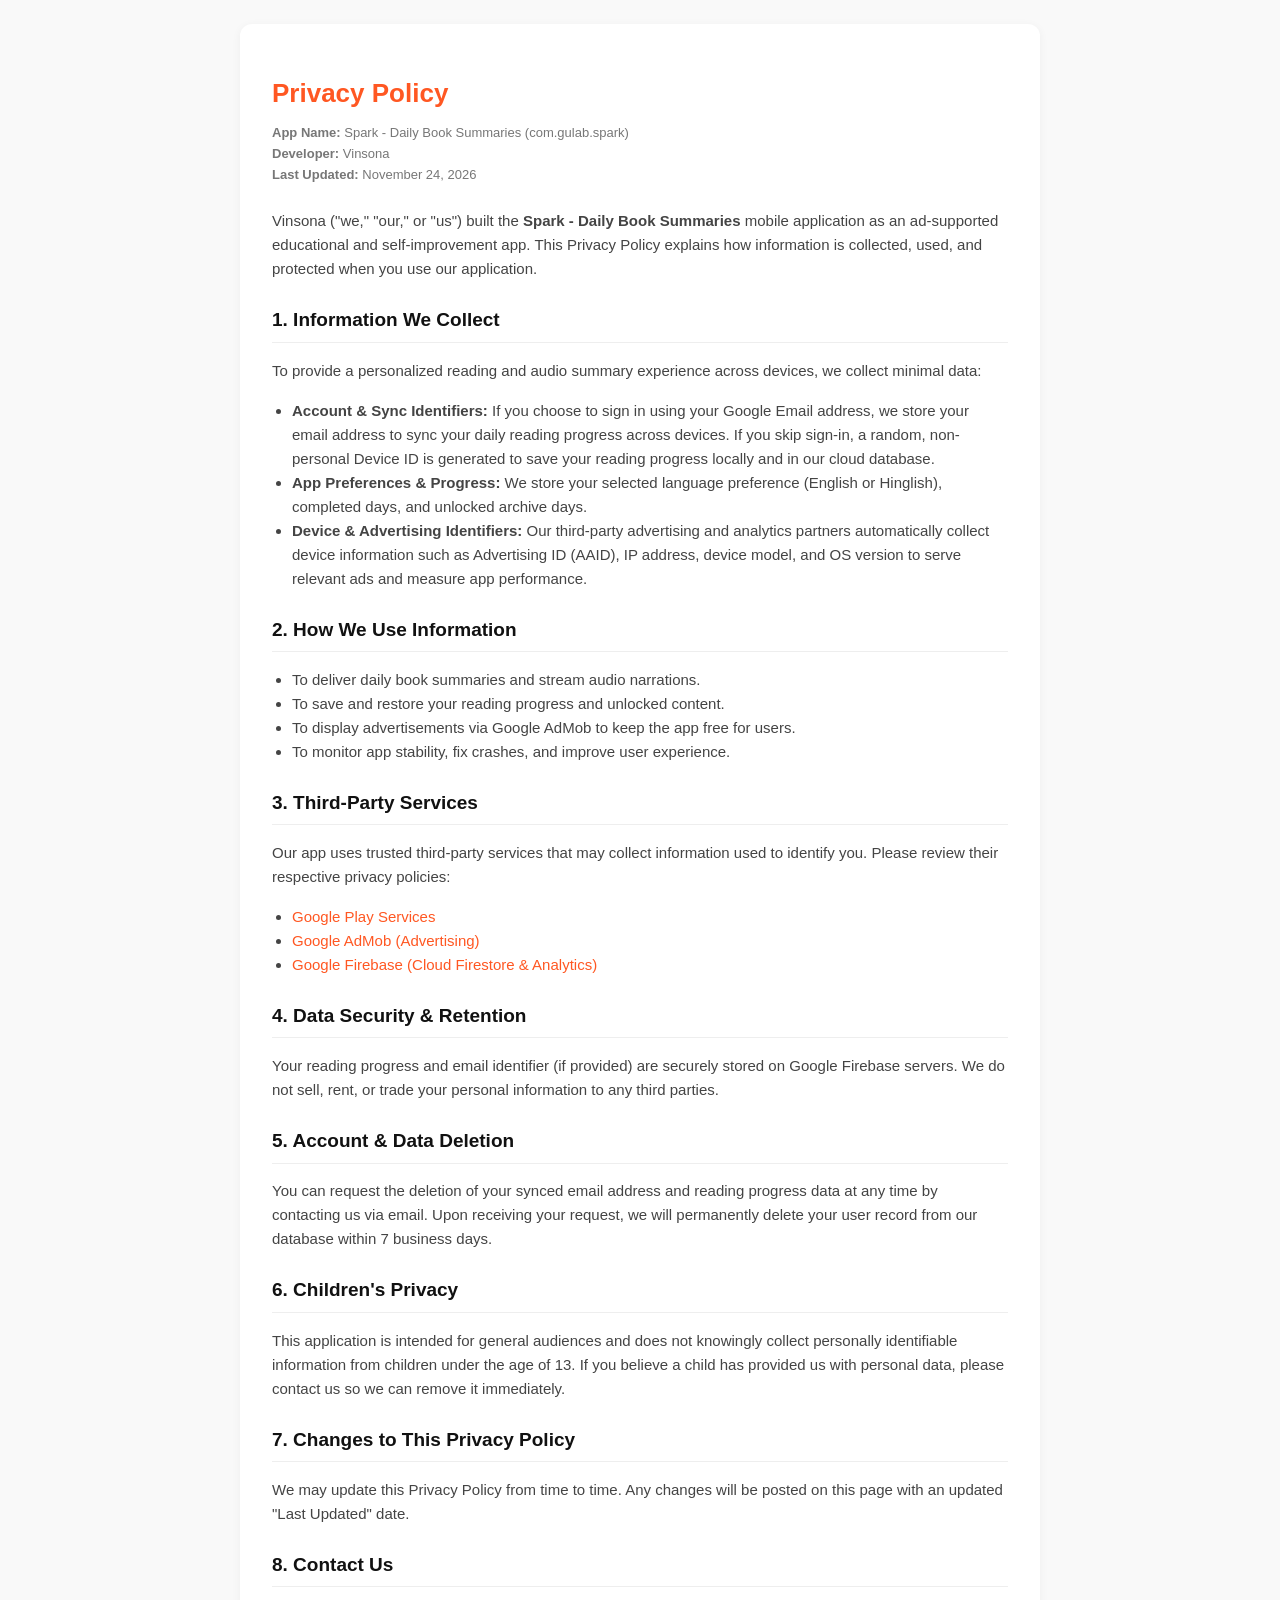
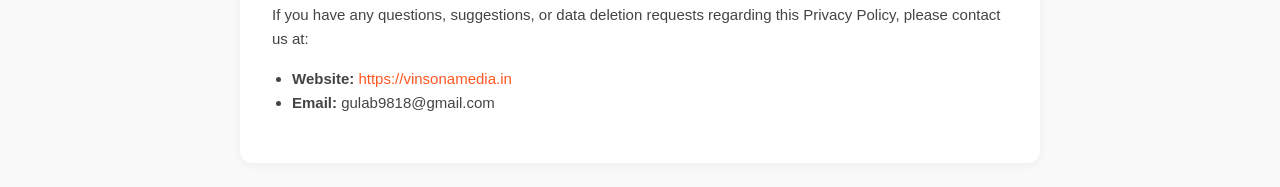
<file: privacy-policy.html>
<!DOCTYPE html>
<html lang="en">
<head>
    <meta charset="UTF-8">
    <meta name="viewport" content="width=device-width, initial-scale=1.0">
    <title>Privacy Policy - Spark: Daily Book Summaries</title>
    <style>
        body {
            font-family: -apple-system, BlinkMacSystemFont, "Segoe UI", Roboto, Helvetica, Arial, sans-serif;
            line-height: 1.6;
            color: #222;
            max-width: 800px;
            margin: 0 auto;
            padding: 24px 16px;
            background-color: #f9f9f9;
        }
        .container {
            background: #ffffff;
            padding: 32px;
            border-radius: 12px;
            box-shadow: 0 2px 10px rgba(0,0,0,0.05);
        }
        h1 {
            color: #FF5722;
            font-size: 26px;
            margin-bottom: 8px;
        }
        h2 {
            color: #111;
            font-size: 19px;
            margin-top: 24px;
            border-bottom: 1px solid #eee;
            padding-bottom: 6px;
        }
        p, li {
            font-size: 15px;
            color: #444;
        }
        ul {
            padding-left: 20px;
        }
        .meta {
            color: #777;
            font-size: 13px;
            margin-bottom: 24px;
        }
        a {
            color: #FF5722;
            text-decoration: none;
        }
    </style>
</head>
<body>
<div class="container">
    <h1>Privacy Policy</h1>
    <div class="meta">
        <strong>App Name:</strong> Spark - Daily Book Summaries (com.gulab.spark)<br>
        <strong>Developer:</strong> Vinsona<br>
        <strong>Last Updated:</strong> November 24, 2026
    </div>

    <p>Vinsona ("we," "our," or "us") built the <strong>Spark - Daily Book Summaries</strong> mobile application as an ad-supported educational and self-improvement app. This Privacy Policy explains how information is collected, used, and protected when you use our application.</p>

    <h2>1. Information We Collect</h2>
    <p>To provide a personalized reading and audio summary experience across devices, we collect minimal data:</p>
    <ul>
        <li><strong>Account & Sync Identifiers:</strong> If you choose to sign in using your Google Email address, we store your email address to sync your daily reading progress across devices. If you skip sign-in, a random, non-personal Device ID is generated to save your reading progress locally and in our cloud database.</li>
        <li><strong>App Preferences & Progress:</strong> We store your selected language preference (English or Hinglish), completed days, and unlocked archive days.</li>
        <li><strong>Device & Advertising Identifiers:</strong> Our third-party advertising and analytics partners automatically collect device information such as Advertising ID (AAID), IP address, device model, and OS version to serve relevant ads and measure app performance.</li>
    </ul>

    <h2>2. How We Use Information</h2>
    <ul>
        <li>To deliver daily book summaries and stream audio narrations.</li>
        <li>To save and restore your reading progress and unlocked content.</li>
        <li>To display advertisements via Google AdMob to keep the app free for users.</li>
        <li>To monitor app stability, fix crashes, and improve user experience.</li>
    </ul>

    <h2>3. Third-Party Services</h2>
    <p>Our app uses trusted third-party services that may collect information used to identify you. Please review their respective privacy policies:</p>
    <ul>
        <li><a href="https://policies.google.com/privacy" target="_blank">Google Play Services</a></li>
        <li><a href="https://support.google.com/admob/answer/6128543" target="_blank">Google AdMob (Advertising)</a></li>
        <li><a href="https://firebase.google.com/support/privacy" target="_blank">Google Firebase (Cloud Firestore & Analytics)</a></li>
    </ul>

    <h2>4. Data Security & Retention</h2>
    <p>Your reading progress and email identifier (if provided) are securely stored on Google Firebase servers. We do not sell, rent, or trade your personal information to any third parties.</p>

    <h2>5. Account & Data Deletion</h2>
    <p>You can request the deletion of your synced email address and reading progress data at any time by contacting us via email. Upon receiving your request, we will permanently delete your user record from our database within 7 business days.</p>

    <h2>6. Children's Privacy</h2>
    <p>This application is intended for general audiences and does not knowingly collect personally identifiable information from children under the age of 13. If you believe a child has provided us with personal data, please contact us so we can remove it immediately.</p>

    <h2>7. Changes to This Privacy Policy</h2>
    <p>We may update this Privacy Policy from time to time. Any changes will be posted on this page with an updated "Last Updated" date.</p>

    <h2>8. Contact Us</h2>
    <p>If you have any questions, suggestions, or data deletion requests regarding this Privacy Policy, please contact us at:</p>
    <ul>
        <li><strong>Website:</strong> <a href="https://vinsonamedia.in" target="_blank">https://vinsonamedia.in</a></li>
        <li><strong>Email:</strong> gulab9818@gmail.com</li>
    </ul>
</div>
</body>
</html>
</file>
